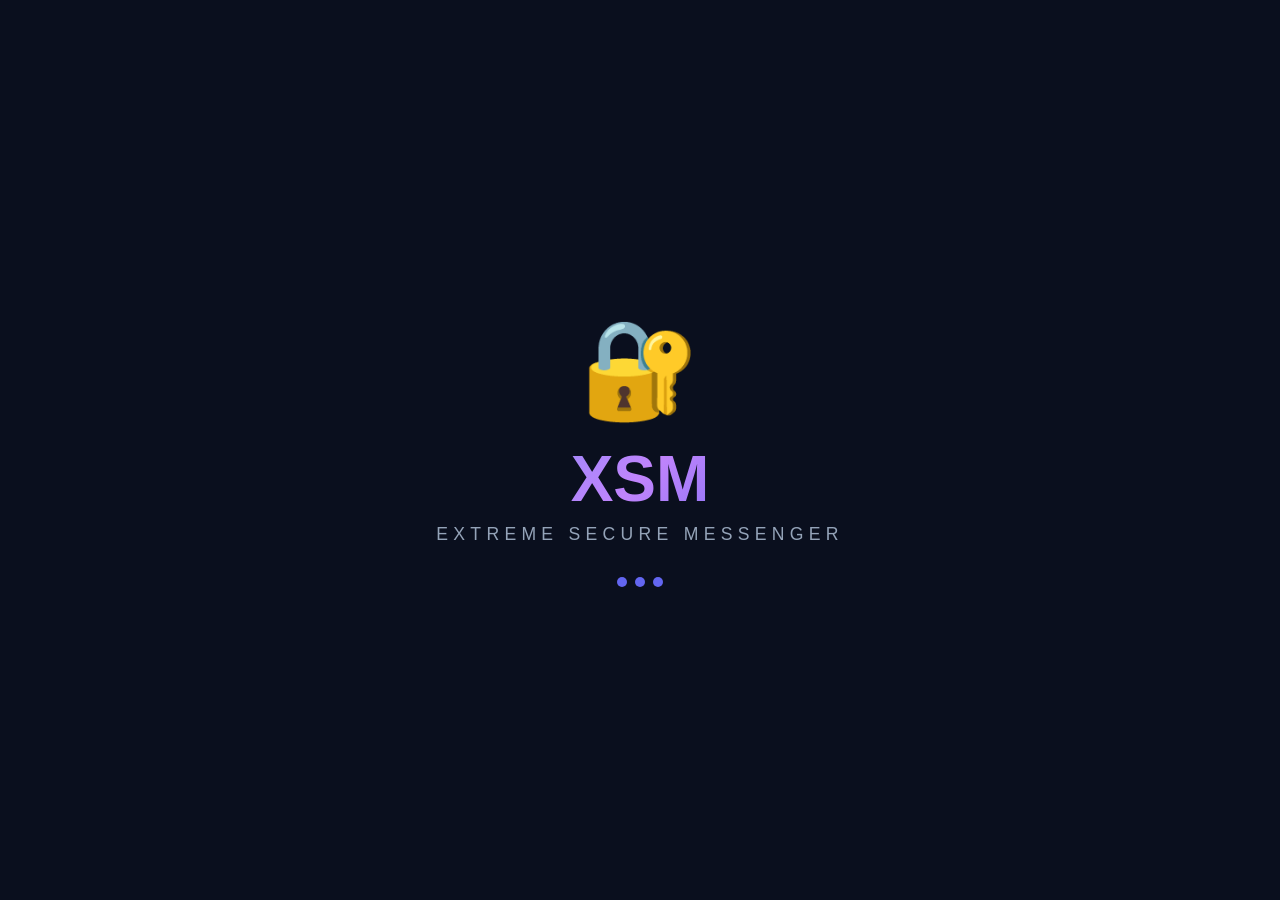
<file: web/index.html>
<!DOCTYPE html>
<html lang="ru">
<head>
    <meta charset="UTF-8">
    <meta name="viewport" content="width=device-width, initial-scale=1.0">
    <title>XSM — Защищённый мессенджер</title>
    <link rel="icon" href="data:image/svg+xml,<svg xmlns=%22http://www.w3.org/2000/svg%22 viewBox=%220 0 100 100%22><text y=%22.9em%22 font-size=%2290%22>🔐</text></svg>">
    <style>
        * { margin: 0; padding: 0; box-sizing: border-box; }
        body {
            font-family: 'Inter', -apple-system, BlinkMacSystemFont, 'Segoe UI', Roboto, sans-serif;
            background: #0a0f1e;
            display: flex;
            align-items: center;
            justify-content: center;
            height: 100vh;
            overflow: hidden;
        }
        .splash {
            text-align: center;
            animation: fadeIn 0.8s ease;
        }
        @keyframes fadeIn {
            from { opacity: 0; transform: scale(0.95); }
            to { opacity: 1; transform: scale(1); }
        }
        @keyframes float {
            0%, 100% { transform: translateY(0); }
            50% { transform: translateY(-20px); }
        }
        .splash-icon {
            font-size: 6rem;
            display: block;
            animation: float 3s ease-in-out infinite;
        }
        .splash-title {
            font-size: 4rem;
            font-weight: 900;
            background: linear-gradient(135deg, #818cf8, #c084fc, #6366f1);
            -webkit-background-clip: text;
            -webkit-text-fill-color: transparent;
            background-clip: text;
            margin: 1rem 0 0.5rem;
        }
        .splash-subtitle {
            color: #94a3b8;
            font-size: 1.1rem;
            letter-spacing: 0.3em;
            text-transform: uppercase;
        }
        .loader-dots {
            display: flex;
            gap: 0.5rem;
            justify-content: center;
            margin-top: 2rem;
        }
        .loader-dots span {
            width: 10px;
            height: 10px;
            background: #6366f1;
            border-radius: 50%;
            animation: bounce 1.4s ease-in-out infinite;
        }
        .loader-dots span:nth-child(2) { animation-delay: 0.2s; }
        .loader-dots span:nth-child(3) { animation-delay: 0.4s; }
        @keyframes bounce {
            0%, 80%, 100% { transform: scale(0); opacity: 0.3; }
            40% { transform: scale(1); opacity: 1; }
        }
    </style>
</head>
<body>
    <div class="splash">
        <span class="splash-icon">🔐</span>
        <h1 class="splash-title">XSM</h1>
        <p class="splash-subtitle">eXtreme Secure Messenger</p>
        <div class="loader-dots">
            <span></span><span></span><span></span>
        </div>
    </div>

    <script>
        const token = localStorage.getItem('xsm_token');
        setTimeout(() => {
            window.location.href = token ? '/web/messenger.html' : '/web/auth.html';
        }, 2000);
    </script>
</body>
</html>
</file>
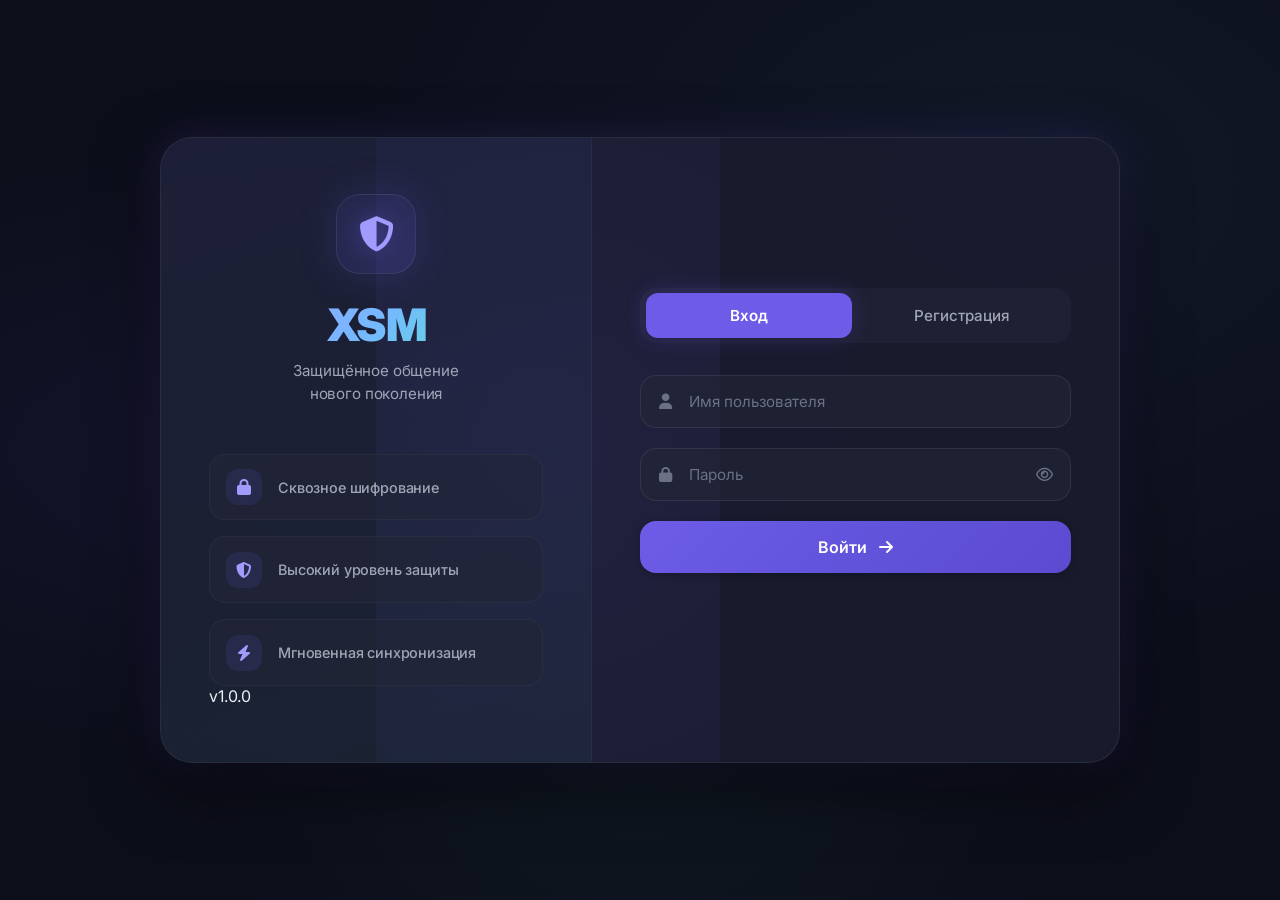
<file: web/auth.html>
<!DOCTYPE html>
<html lang="ru">
<head>
    <meta charset="UTF-8">
    <meta name="viewport" content="width=device-width, initial-scale=1.0">
    <title>XSM — Вход</title>
    <link rel="stylesheet" href="/web/css/style.css">
    <link rel="stylesheet" href="https://cdnjs.cloudflare.com/ajax/libs/font-awesome/6.5.1/css/all.min.css">
</head>
<body class="auth-body">
    <div class="auth-container">
        <!-- Анимированный фон -->
        <div class="auth-bg">
            <div class="bg-orb orb-1"></div>
            <div class="bg-orb orb-2"></div>
            <div class="bg-orb orb-3"></div>
        </div>

        <!-- Карточка -->
        <div class="auth-card">
            <!-- Левая панель -->
            <div class="auth-left">
                <div class="auth-brand">
    <div class="auth-icon-wrapper">
        <i class="fa-solid fa-shield-halved"></i>
    </div>
    <h1 class="auth-logo-text">XSM</h1>
    <p>Защищённое общение<br>нового поколения</p>
</div>
                <div class="auth-features">
    <div class="auth-feature">
        <i class="fa-solid fa-lock"></i>
        <span>Сквозное шифрование</span>
    </div>
    <div class="auth-feature">
        <i class="fa-solid fa-shield-halved"></i>
        <span>Высокий уровень защиты</span>
    </div>
    <div class="auth-feature">
        <i class="fa-solid fa-bolt"></i>
        <span>Мгновенная синхронизация</span>
    </div>
</div>
                <div class="auth-version">v1.0.0</div>
            </div>

            <!-- Правая панель -->
            <div class="auth-right">
                <div class="auth-tabs">
                    <button class="auth-tab active" data-tab="login">Вход</button>
                    <button class="auth-tab" data-tab="register">Регистрация</button>
                </div>

                <!-- Форма входа -->
                <form id="login-form" class="auth-form active">
                    <div class="input-group">
                        <i class="fa-solid fa-user input-icon"></i>
                        <input type="text" id="login-username" placeholder="Имя пользователя" required>
                    </div>
                    <div class="input-group">
                        <i class="fa-solid fa-lock input-icon"></i>
                        <input type="password" id="login-password" placeholder="Пароль" required>
                        <button type="button" class="toggle-pass" tabindex="-1">
                            <i class="fa-regular fa-eye"></i>
                        </button>
                    </div>
                    <button type="submit" class="btn-submit">
                        <span>Войти</span>
                        <i class="fa-solid fa-arrow-right"></i>
                    </button>
                    <div class="form-error" id="login-error"></div>
                </form>

                <!-- Форма регистрации -->
                <form id="register-form" class="auth-form">
                    <div class="input-group">
                        <i class="fa-solid fa-user input-icon"></i>
                        <input type="text" id="reg-username" placeholder="Имя пользователя" required>
                    </div>
                    <div class="input-group">
                        <i class="fa-solid fa-envelope input-icon"></i>
                        <input type="email" id="reg-email" placeholder="Email" required>
                    </div>
                    <div class="input-group">
                        <i class="fa-solid fa-lock input-icon"></i>
                        <input type="password" id="reg-password" placeholder="Пароль" required>
                        <button type="button" class="toggle-pass" tabindex="-1">
                            <i class="fa-regular fa-eye"></i>
                        </button>
                    </div>
                    <div class="password-strength">
                        <div class="strength-bar"><span></span></div>
                        <small>Надёжность пароля</small>
                    </div>
                    <button type="submit" class="btn-submit">
                        <span>Создать аккаунт</span>
                        <i class="fa-solid fa-user-plus"></i>
                    </button>
                    <div class="form-error" id="register-error"></div>
                </form>
            </div>
        </div>
    </div>

    <script src="/web/js/auth.js"></script>
</body>
</html>
</file>
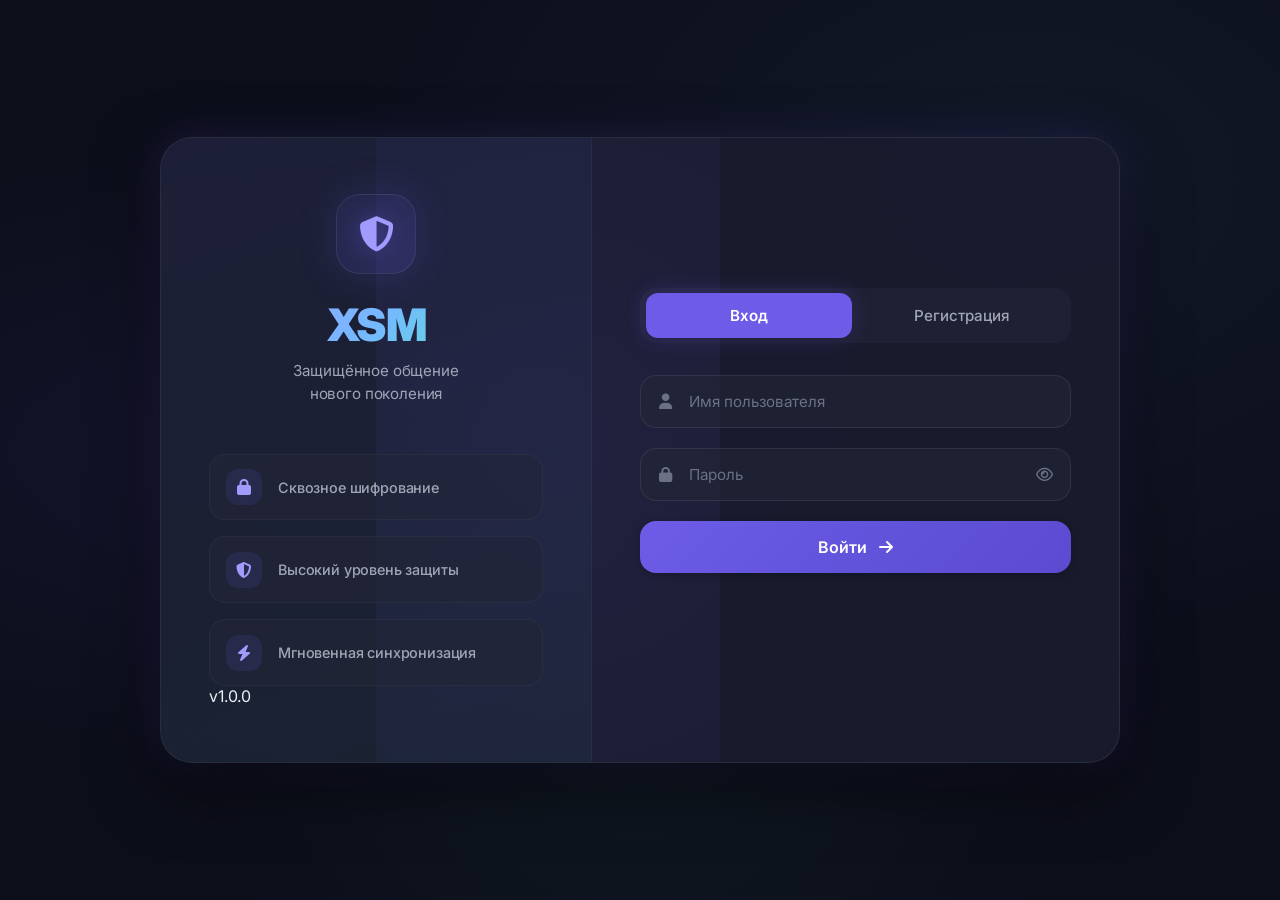
<file: web/messenger.html>
<!DOCTYPE html>
<html lang="ru">
<head>
    <meta charset="UTF-8">
    <meta name="viewport" content="width=device-width, initial-scale=1.0">
    <title>XSM — Мессенджер</title>
    <link rel="stylesheet" href="/web/css/style.css">
    <link rel="stylesheet" href="https://cdnjs.cloudflare.com/ajax/libs/font-awesome/6.5.1/css/all.min.css">
</head>
<body class="messenger-body">
    <div class="app-layout">
        <!-- Левая навигация -->
        <nav class="nav-sidebar">
            <div class="nav-brand" onclick="window.location.href='/web/messenger.html'">
                <i class="fa-solid fa-shield-halved"></i>
            </div>
            <div class="nav-menu">
                <button class="nav-btn active" id="nav-chats" title="Чаты">
                    <i class="fa-solid fa-comments"></i>
                </button>
                <button class="nav-btn" id="nav-contacts" title="Контакты">
                    <i class="fa-solid fa-address-book"></i>
                </button>
                <button class="nav-btn" id="nav-settings" title="Настройки">
                    <i class="fa-solid fa-gear"></i>
                </button>
            </div>
            <div class="nav-footer">
                <div class="user-avatar-mini" id="nav-avatar">U</div>
            </div>
        </nav>

        <!-- Боковая панель -->
        <aside class="sidebar-panel" id="sidebar-panel">
            <div class="panel-header">
                <h2 id="panel-title">Чаты</h2>
                <button class="btn-icon" id="new-chat-btn" title="Новый чат">
                    <i class="fa-solid fa-pen-to-square"></i>
                </button>
            </div>

            <div class="search-box">
                <i class="fa-solid fa-magnifying-glass search-icon"></i>
                <input type="text" id="search-input" placeholder="Поиск...">
            </div>

            <!-- Список чатов -->
            <div class="chats-list" id="chats-list"></div>

            <!-- Список контактов (скрыт) -->
            <div class="contacts-list" id="contacts-list" style="display:none;"></div>

            <!-- Настройки (скрыты) -->
            <div class="settings-content" id="settings-content" style="display:none;">
                <div class="settings-section">
                    <h3>Профиль</h3>
                    <div style="text-align:center;margin:1rem 0;">
                        <img id="settings-avatar-preview" src="" style="width:80px;height:80px;border-radius:50%;object-fit:cover;background:var(--bg-tertiary);" alt="Аватар">
                        <label class="btn btn-secondary" style="margin-top:0.5rem; cursor:pointer;">
                            <i class="fa-solid fa-camera"></i> Загрузить
                            <input type="file" id="avatar-upload-input" accept="image/*" hidden>
                        </label>
                    </div>
                    <div class="settings-row">
                        <span>Имя</span>
                        <input type="text" id="edit-username" class="settings-input" value="">
                    </div>
                    <div class="settings-row">
                        <span>Email</span>
                        <input type="email" id="edit-email" class="settings-input" value="">
                    </div>
                    <div class="settings-row">
                        <span>Статус</span>
                        <input type="text" id="settings-status-text" class="settings-input" placeholder="Не указан">
                    </div>
                    <div class="settings-row">
                        <span>О себе</span>
                        <textarea id="settings-bio" class="settings-input" rows="2" placeholder="Не указано"></textarea>
                    </div>
                    <button id="save-profile-btn" class="btn btn-primary" style="width:100%;margin-top:1rem;">
                        <i class="fa-solid fa-floppy-disk"></i> Сохранить
                    </button>
                </div>

                <!-- Скрытые поля для отображения (используются JS) -->
                <div class="settings-section" style="display:none;">
                    <div class="settings-row"><span id="settings-username-display"></span></div>
                    <div class="settings-row"><span id="settings-email-display"></span></div>
                </div>

                <button class="btn-logout" id="logout-btn">
                    <i class="fa-solid fa-right-from-bracket"></i> Выйти
                </button>
            </div>
        </aside>

        <!-- Основная область -->
        <main class="main-area">
            <!-- Пустое состояние -->
            <div class="empty-state" id="empty-state">
                <div class="empty-icon-wrapper">
                    <i class="fa-solid fa-comments"></i>
                </div>
                <h2>Добро пожаловать в XSM</h2>
                <p>Выберите чат или создайте новый, чтобы начать защищённое общение</p>
            </div>

            <!-- Просмотр чата -->
            <div class="chat-view" id="chat-view" style="display:none;">
                <header class="chat-topbar">
                    <div class="chat-partner">
                        <div class="partner-avatar" id="partner-avatar">Ч</div>
                        <div class="partner-info">
                            <h3 id="partner-name">Чат</h3>
                            <span class="partner-status online" id="partner-status">
                                <i class="fa-solid fa-circle"></i> В сети
                            </span>
                        </div>
                    </div>
                    <div class="topbar-actions">
                        <button class="btn-icon" title="Поиск"><i class="fa-solid fa-magnifying-glass"></i></button>
                        <button class="btn-icon" title="Звонок"><i class="fa-solid fa-phone"></i></button>
                        <button class="btn-icon" title="Видео"><i class="fa-solid fa-video"></i></button>
                    </div>
                </header>

                <!-- Сообщения -->
                <div class="messages-container" id="messages-container">
                    <div class="messages-list" id="messages-list"></div>
                </div>

                <!-- Кнопка "Прокрутить вниз" -->
                <button class="scroll-bottom-btn" id="scroll-bottom-btn" title="Прокрутить вниз">
                    <i class="fa-solid fa-chevron-down"></i>
                </button>

                <!-- Композер -->
                <div class="composer">
                    <button class="btn-icon emoji-btn" id="emoji-btn">
                        <i class="fa-regular fa-face-smile"></i>
                    </button>
                    <div class="input-wrapper">
                        <textarea id="message-input" placeholder="Напишите сообщение..." rows="1"></textarea>
                        <button class="send-btn" id="send-btn">
                            <i class="fa-solid fa-paper-plane"></i>
                        </button>
                    </div>
                </div>
            </div>
        </main>
    </div>

    <!-- Модальное окно: Новый чат -->
    <div class="modal-overlay" id="new-chat-modal">
        <div class="modal-card">
            <div class="modal-header">
                <h3>Новый чат</h3>
                <button class="btn-icon modal-close-btn">
                    <i class="fa-solid fa-xmark"></i>
                </button>
            </div>
            <div class="modal-body">
                <div class="input-group">
                    <i class="fa-solid fa-magnifying-glass input-icon"></i>
                    <input type="text" id="new-chat-input" placeholder="Поиск пользователей..." autocomplete="off">
                </div>
                <div id="search-results" class="search-results" style="display:none;"></div>
            </div>
            <div class="modal-footer">
                <button class="btn-cancel modal-close-btn">Отмена</button>
                <button class="btn-create" id="create-chat-btn" disabled>
                    <i class="fa-solid fa-plus"></i> Создать
                </button>
            </div>
        </div>
    </div>

    <!-- Панель эмодзи -->
    <div class="emoji-picker" id="emoji-picker" style="display:none;">
        <div class="emoji-grid">
            <span>😀</span><span>😂</span><span>😍</span><span>🤔</span><span>😎</span>
            <span>👍</span><span>❤️</span><span>🔥</span><span>🎉</span><span>😢</span>
            <span>😡</span><span>🥳</span><span>🤗</span><span>🙏</span><span>💪</span>
            <span>👋</span><span>✅</span><span>⭐</span><span>💯</span><span>🚀</span>
        </div>
    </div>

    <script src="/web/js/messenger.js"></script>
</body>
</html>
</file>
<file: web/css/style.css>
/* ==========================================
   XSM — PREMIUM MESSENGER DESIGN SYSTEM
   Glassmorphism + Island Design
   ========================================== */

@import url('https://fonts.googleapis.com/css2?family=Inter:wght@300;400;500;600;700;800;900&display=swap');

:root {
    /* Основная палитра — мягкие тёплые тона */
    --primary: #6C5CE7;
    --primary-light: #A29BFE;
    --primary-dark: #5A4BD1;
    --primary-soft: rgba(108, 92, 231, 0.12);
    --primary-glow: rgba(108, 92, 231, 0.3);
    
    /* Акценты */
    --accent-blue: #74B9FF;
    --accent-green: #55EFC4;
    --accent-pink: #FD79A8;
    --accent-orange: #FAB1A0;
    --accent-yellow: #FFEAA7;
    
    /* Статусы */
    --success: #00D2A0;
    --danger: #FF7675;
    --warning: #FDCB6E;
    --info: #74B9FF;
    
    /* Фоны */
    --bg-base: #0C0E1A;
    --bg-primary: #131627;
    --bg-secondary: #1A1D2E;
    --bg-tertiary: #242738;
    --bg-elevated: #2A2D3E;
    --bg-glass: rgba(26, 29, 46, 0.75);
    --bg-glass-strong: rgba(26, 29, 46, 0.92);
    --bg-island: rgba(36, 39, 56, 0.6);
    
    /* Текст */
    --text-primary: #EDF0F5;
    --text-secondary: #A0A5B5;
    --text-muted: #6B7085;
    --text-white: #FFFFFF;
    
    /* Границы */
    --border-subtle: rgba(255, 255, 255, 0.04);
    --border-light: rgba(255, 255, 255, 0.08);
    --border-medium: rgba(255, 255, 255, 0.12);
    --border-strong: rgba(255, 255, 255, 0.16);
    
    /* Тени */
    --shadow-xs: 0 1px 2px rgba(0, 0, 0, 0.2);
    --shadow-sm: 0 2px 8px rgba(0, 0, 0, 0.25);
    --shadow-md: 0 8px 24px rgba(0, 0, 0, 0.35);
    --shadow-lg: 0 16px 48px rgba(0, 0, 0, 0.45);
    --shadow-xl: 0 24px 64px rgba(0, 0, 0, 0.55);
    --shadow-glow: 0 0 40px rgba(108, 92, 231, 0.2);
    --shadow-island: 0 4px 16px rgba(0, 0, 0, 0.2), 0 0 0 1px rgba(255, 255, 255, 0.05);
    
    /* Скругления */
    --radius-xs: 8px;
    --radius-sm: 12px;
    --radius-md: 16px;
    --radius-lg: 20px;
    --radius-xl: 24px;
    --radius-2xl: 32px;
    --radius-full: 9999px;
    
    /* Анимации */
    --ease-out: cubic-bezier(0.16, 1, 0.3, 1);
    --ease-in-out: cubic-bezier(0.65, 0, 0.35, 1);
    --spring: cubic-bezier(0.34, 1.56, 0.64, 1);
    --transition-fast: 0.15s var(--ease-out);
    --transition: 0.25s var(--ease-out);
    --transition-slow: 0.4s var(--ease-out);
    
    /* Размеры */
    --nav-width: 72px;
    --sidebar-width: 360px;
}

/* ===== РЕСЕТ ===== */
*, *::before, *::after { margin: 0; padding: 0; box-sizing: border-box; }

html { height: 100%; }

body {
    font-family: 'Inter', -apple-system, BlinkMacSystemFont, 'Segoe UI', Roboto, sans-serif;
    background: var(--bg-base);
    color: var(--text-primary);
    height: 100vh;
    overflow: hidden;
    -webkit-font-smoothing: antialiased;
    -moz-osx-font-smoothing: grayscale;
    letter-spacing: -0.01em;
}

/* ===== СКРОЛЛБАР ===== */
::-webkit-scrollbar { width: 4px; }
::-webkit-scrollbar-track { background: transparent; }
::-webkit-scrollbar-thumb { background: var(--border-medium); border-radius: 4px; }
::-webkit-scrollbar-thumb:hover { background: var(--border-strong); }

/* ==========================================
   АВТОРИЗАЦИЯ
   ========================================== */
.auth-body {
    display: flex;
    align-items: center;
    justify-content: center;
    background: var(--bg-base);
    background-image: 
        radial-gradient(ellipse at 20% 50%, rgba(108, 92, 231, 0.08) 0%, transparent 50%),
        radial-gradient(ellipse at 80% 20%, rgba(116, 185, 255, 0.06) 0%, transparent 50%),
        radial-gradient(ellipse at 50% 80%, rgba(85, 239, 196, 0.04) 0%, transparent 50%);
}

.auth-container {
    width: 100%;
    height: 100vh;
    display: flex;
    align-items: center;
    justify-content: center;
    padding: 1.5rem;
}

/* Карточка авторизации */
.auth-card {
    display: flex;
    width: 960px;
    max-width: 100%;
    min-height: 600px;
    background: var(--bg-glass-strong);
    backdrop-filter: blur(40px);
    -webkit-backdrop-filter: blur(40px);
    border: 1px solid var(--border-light);
    border-radius: var(--radius-2xl);
    box-shadow: var(--shadow-xl), var(--shadow-glow);
    overflow: hidden;
    animation: cardAppear 0.8s var(--spring);
}

@keyframes cardAppear {
    from { opacity: 0; transform: translateY(40px) scale(0.95); }
    to { opacity: 1; transform: translateY(0) scale(1); }
}

/* Левая панель */
.auth-left {
    width: 45%;
    padding: 3.5rem 3rem;
    display: flex;
    flex-direction: column;
    justify-content: center;
    position: relative;
    background: linear-gradient(160deg, rgba(108, 92, 231, 0.06) 0%, rgba(116, 185, 255, 0.03) 50%, rgba(85, 239, 196, 0.04) 100%);
    border-right: 1px solid var(--border-subtle);
}

.auth-left::after {
    content: '';
    position: absolute;
    top: -50%;
    right: -30%;
    width: 80%;
    height: 200%;
    background: radial-gradient(circle, rgba(108, 92, 231, 0.1), transparent);
    pointer-events: none;
}

.auth-brand {
    text-align: center;
    margin-bottom: 3rem;
    position: relative;
    z-index: 1;
}

.auth-icon-wrapper {
    width: 80px;
    height: 80px;
    margin: 0 auto 1.5rem;
    background: linear-gradient(135deg, var(--primary-soft), rgba(108, 92, 231, 0.2));
    border: 1px solid var(--border-light);
    border-radius: var(--radius-xl);
    display: flex;
    align-items: center;
    justify-content: center;
    box-shadow: var(--shadow-glow);
}

.auth-icon-wrapper i {
    font-size: 2.2rem;
    color: var(--primary-light);
    filter: drop-shadow(0 0 12px rgba(108, 92, 231, 0.5));
}

.auth-logo-text {
    font-size: 2.8rem;
    font-weight: 900;
    letter-spacing: -0.03em;
    background: linear-gradient(135deg, #A29BFE 0%, #74B9FF 50%, #55EFC4 100%);
    -webkit-background-clip: text;
    -webkit-text-fill-color: transparent;
    background-clip: text;
    margin-bottom: 0.5rem;
}

.auth-brand p {
    color: var(--text-secondary);
    font-size: 0.95rem;
    line-height: 1.5;
    font-weight: 400;
}

.auth-features {
    display: flex;
    flex-direction: column;
    gap: 1rem;
    position: relative;
    z-index: 1;
}

.auth-feature {
    display: flex;
    align-items: center;
    gap: 1rem;
    padding: 0.9rem 1rem;
    background: var(--bg-island);
    border: 1px solid var(--border-subtle);
    border-radius: var(--radius-md);
    transition: var(--transition);
}

.auth-feature:hover {
    background: var(--bg-elevated);
    border-color: var(--border-light);
    transform: translateX(4px);
}

.auth-feature i {
    width: 36px;
    height: 36px;
    display: flex;
    align-items: center;
    justify-content: center;
    background: var(--primary-soft);
    border-radius: var(--radius-sm);
    color: var(--primary-light);
    font-size: 1rem;
}

.auth-feature span {
    font-size: 0.9rem;
    color: var(--text-secondary);
    font-weight: 500;
}

/* Правая панель */
.auth-right {
    width: 55%;
    padding: 3.5rem 3rem;
    display: flex;
    flex-direction: column;
    justify-content: center;
}

.auth-tabs {
    display: flex;
    gap: 0.5rem;
    background: var(--bg-island);
    border-radius: var(--radius-md);
    padding: 0.35rem;
    margin-bottom: 2rem;
}

.auth-tab {
    flex: 1;
    padding: 0.8rem 1.5rem;
    background: transparent;
    border: none;
    border-radius: var(--radius-sm);
    color: var(--text-secondary);
    font-family: inherit;
    font-size: 0.95rem;
    font-weight: 500;
    cursor: pointer;
    transition: var(--transition);
    position: relative;
}

.auth-tab.active {
    background: var(--primary);
    color: white;
    box-shadow: var(--shadow-sm), 0 0 20px rgba(108, 92, 231, 0.3);
    font-weight: 600;
}

.auth-tab:hover:not(.active) {
    color: var(--text-primary);
    background: var(--bg-elevated);
}

/* Формы */
.auth-form {
    display: none;
    flex-direction: column;
    gap: 1.25rem;
}

.auth-form.active {
    display: flex;
    animation: formSlideIn 0.4s var(--spring);
}

@keyframes formSlideIn {
    from { opacity: 0; transform: translateX(20px) scale(0.98); }
    to { opacity: 1; transform: translateX(0) scale(1); }
}

/* Поля ввода */
.input-group {
    position: relative;
}

.input-icon {
    position: absolute;
    left: 1.2rem;
    top: 50%;
    transform: translateY(-50%);
    color: var(--text-muted);
    font-size: 0.95rem;
    z-index: 1;
    pointer-events: none;
    transition: var(--transition);
}

.input-group input {
    width: 100%;
    padding: 1rem 1.2rem 1rem 3rem;
    background: var(--bg-island);
    border: 1px solid var(--border-light);
    border-radius: var(--radius-md);
    color: var(--text-primary);
    font-family: inherit;
    font-size: 0.95rem;
    outline: none;
    transition: var(--transition);
}

.input-group input:focus {
    border-color: var(--primary);
    background: var(--bg-elevated);
    box-shadow: 0 0 0 4px var(--primary-soft), 0 0 20px rgba(108, 92, 231, 0.1);
}

.input-group input:focus + .input-icon,
.input-group input:focus ~ .input-icon {
    color: var(--primary-light);
}

.input-group input::placeholder {
    color: var(--text-muted);
}

.toggle-pass {
    position: absolute;
    right: 0.75rem;
    top: 50%;
    transform: translateY(-50%);
    background: none;
    border: none;
    color: var(--text-muted);
    cursor: pointer;
    padding: 0.4rem;
    font-size: 0.95rem;
    border-radius: var(--radius-xs);
    transition: var(--transition);
}

.toggle-pass:hover {
    color: var(--text-primary);
    background: var(--bg-elevated);
}

/* Кнопка отправки */
.btn-submit {
    display: flex;
    align-items: center;
    justify-content: center;
    gap: 0.75rem;
    width: 100%;
    padding: 1rem;
    background: linear-gradient(135deg, var(--primary), var(--primary-dark));
    color: white;
    border: none;
    border-radius: var(--radius-md);
    font-family: inherit;
    font-size: 1rem;
    font-weight: 600;
    cursor: pointer;
    transition: var(--transition);
    position: relative;
    overflow: hidden;
    box-shadow: var(--shadow-sm);
}

.btn-submit::before {
    content: '';
    position: absolute;
    inset: 0;
    background: linear-gradient(135deg, transparent, rgba(255, 255, 255, 0.1), transparent);
    transform: translateX(-100%);
    transition: transform 0.6s;
}

.btn-submit:hover {
    transform: translateY(-2px);
    box-shadow: var(--shadow-md), var(--shadow-glow);
}

.btn-submit:hover::before {
    transform: translateX(100%);
}

.btn-submit:active {
    transform: translateY(0);
}

/* Индикатор пароля */
.password-strength {
    margin-top: -0.25rem;
}

.strength-bar {
    height: 4px;
    background: var(--bg-elevated);
    border-radius: 2px;
    overflow: hidden;
    margin-bottom: 0.35rem;
}

.strength-bar span {
    display: block;
    height: 100%;
    width: 0;
    transition: width 0.4s var(--ease-out), background 0.4s var(--ease-out);
    border-radius: 2px;
}

.password-strength small {
    color: var(--text-muted);
    font-size: 0.75rem;
    font-weight: 500;
}

.form-error {
    color: var(--danger);
    font-size: 0.85rem;
    text-align: center;
    min-height: 1.2rem;
    font-weight: 500;
}

/* ==========================================
   МЕССЕНДЖЕР
   ========================================== */
.messenger-body {
    height: 100vh;
    background: var(--bg-base);
}

.app-layout {
    display: flex;
    height: 100vh;
    gap: 0;
}

/* ===== НАВИГАЦИОННАЯ ПАНЕЛЬ ===== */
.nav-sidebar {
    width: var(--nav-width);
    min-width: var(--nav-width);
    background: var(--bg-glass);
    backdrop-filter: blur(30px);
    -webkit-backdrop-filter: blur(30px);
    border-right: 1px solid var(--border-subtle);
    display: flex;
    flex-direction: column;
    align-items: center;
    justify-content: space-between;
    padding: 1.25rem 0;
    z-index: 20;
}

.nav-brand {
    width: 44px;
    height: 44px;
    display: flex;
    align-items: center;
    justify-content: center;
    background: linear-gradient(135deg, var(--primary-soft), rgba(108, 92, 231, 0.2));
    border: 1px solid var(--border-light);
    border-radius: var(--radius-md);
    cursor: pointer;
    transition: var(--transition);
    position: relative;
}

.nav-brand i {
    font-size: 1.3rem;
    color: var(--primary-light);
    transition: var(--transition);
}

.nav-brand:hover {
    transform: scale(1.08);
    box-shadow: var(--shadow-glow);
    border-color: var(--primary);
}

.nav-brand:hover i {
    filter: drop-shadow(0 0 10px rgba(108, 92, 231, 0.6));
}

.nav-menu {
    display: flex;
    flex-direction: column;
    gap: 0.35rem;
    flex: 1;
    justify-content: center;
}

.nav-btn {
    width: 46px;
    height: 46px;
    display: flex;
    align-items: center;
    justify-content: center;
    background: transparent;
    border: none;
    border-radius: var(--radius-md);
    color: var(--text-muted);
    cursor: pointer;
    transition: var(--transition);
    font-size: 1.2rem;
    position: relative;
}

.nav-btn:hover {
    color: var(--text-primary);
    background: var(--bg-island);
}

.nav-btn.active {
    color: var(--primary-light);
    background: var(--primary-soft);
    box-shadow: 0 0 20px rgba(108, 92, 231, 0.15);
}

.nav-btn.active::after {
    content: '';
    position: absolute;
    left: -14px;
    top: 50%;
    transform: translateY(-50%);
    width: 4px;
    height: 24px;
    background: var(--primary);
    border-radius: 4px;
    box-shadow: 0 0 12px rgba(108, 92, 231, 0.5);
}

.nav-footer {
    padding-top: 0.5rem;
}

.user-avatar-mini {
    width: 42px;
    height: 42px;
    border-radius: var(--radius-full);
    background: linear-gradient(135deg, var(--primary), var(--accent-blue));
    display: flex;
    align-items: center;
    justify-content: center;
    font-weight: 700;
    font-size: 0.9rem;
    cursor: pointer;
    transition: var(--transition);
    border: 2px solid var(--border-light);
    box-shadow: var(--shadow-sm);
}

.user-avatar-mini:hover {
    transform: scale(1.1);
    box-shadow: var(--shadow-glow);
    border-color: var(--primary-light);
}

/* ===== БОКОВАЯ ПАНЕЛЬ ===== */
.sidebar-panel {
    width: var(--sidebar-width);
    min-width: var(--sidebar-width);
    background: var(--bg-glass);
    backdrop-filter: blur(30px);
    -webkit-backdrop-filter: blur(30px);
    border-right: 1px solid var(--border-subtle);
    display: flex;
    flex-direction: column;
}

.panel-header {
    padding: 1.5rem 1.75rem;
    display: flex;
    align-items: center;
    justify-content: space-between;
}

.panel-header h2 {
    font-size: 1.5rem;
    font-weight: 700;
    letter-spacing: -0.02em;
    background: linear-gradient(135deg, var(--text-primary), var(--text-secondary));
    -webkit-background-clip: text;
    -webkit-text-fill-color: transparent;
    background-clip: text;
}

.btn-icon {
    width: 40px;
    height: 40px;
    display: flex;
    align-items: center;
    justify-content: center;
    background: var(--bg-island);
    border: 1px solid var(--border-subtle);
    border-radius: var(--radius-sm);
    color: var(--text-secondary);
    cursor: pointer;
    transition: var(--transition);
    font-size: 0.95rem;
}

.btn-icon:hover {
    background: var(--bg-elevated);
    color: var(--text-primary);
    border-color: var(--border-light);
    transform: scale(1.05);
    box-shadow: var(--shadow-sm);
}

/* Поиск */
.search-box {
    padding: 0 1.75rem 1.25rem;
    position: relative;
}

.search-icon {
    position: absolute;
    left: 2.5rem;
    top: 50%;
    transform: translateY(-50%);
    color: var(--text-muted);
    font-size: 0.9rem;
    pointer-events: none;
}

.search-box input {
    width: 100%;
    padding: 0.75rem 1rem 0.75rem 2.75rem;
    background: var(--bg-island);
    border: 1px solid var(--border-subtle);
    border-radius: var(--radius-xl);
    color: var(--text-primary);
    font-family: inherit;
    font-size: 0.9rem;
    outline: none;
    transition: var(--transition);
}

.search-box input:focus {
    border-color: var(--primary);
    background: var(--bg-elevated);
    box-shadow: 0 0 0 4px var(--primary-soft);
}

.search-box input::placeholder {
    color: var(--text-muted);
}

/* Список чатов */
.chats-list,
.contacts-list,
.settings-content {
    flex: 1;
    overflow-y: auto;
    padding: 0 1rem;
}

/* Чат */
.chat-item {
    display: flex;
    align-items: center;
    gap: 0.85rem;
    padding: 0.75rem 1rem;
    margin-bottom: 0.25rem;
    cursor: pointer;
    border-radius: var(--radius-lg);
    transition: var(--transition);
    position: relative;
}

.chat-item:hover {
    background: var(--bg-island);
    transform: translateX(2px);
}

.chat-item.active {
    background: var(--primary-soft);
    border: 1px solid var(--border-light);
    box-shadow: var(--shadow-island);
}

.chat-item.active::before {
    content: '';
    position: absolute;
    left: 0;
    top: 50%;
    transform: translateY(-50%);
    width: 3px;
    height: 60%;
    background: var(--primary);
    border-radius: 3px;
}

.chat-avatar {
    width: 50px;
    height: 50px;
    min-width: 50px;
    border-radius: var(--radius-full);
    background: linear-gradient(135deg, var(--primary), var(--accent-blue));
    display: flex;
    align-items: center;
    justify-content: center;
    font-weight: 700;
    font-size: 1.05rem;
    position: relative;
    box-shadow: var(--shadow-sm);
}

.chat-avatar::after {
    content: '';
    position: absolute;
    bottom: 2px;
    right: 2px;
    width: 12px;
    height: 12px;
    background: var(--success);
    border: 2px solid var(--bg-glass);
    border-radius: 50%;
}

.chat-info {
    flex: 1;
    min-width: 0;
}

.chat-name {
    font-weight: 600;
    font-size: 0.95rem;
    white-space: nowrap;
    overflow: hidden;
    text-overflow: ellipsis;
    margin-bottom: 0.2rem;
}

.chat-preview {
    color: var(--text-muted);
    font-size: 0.8rem;
    white-space: nowrap;
    overflow: hidden;
    text-overflow: ellipsis;
    font-weight: 400;
}

.chat-meta {
    display: flex;
    flex-direction: column;
    align-items: flex-end;
    gap: 0.35rem;
    flex-shrink: 0;
}

.chat-time {
    font-size: 0.7rem;
    color: var(--text-muted);
    font-weight: 500;
}

.unread-badge {
    background: var(--primary);
    color: white;
    font-size: 0.65rem;
    font-weight: 700;
    min-width: 20px;
    height: 20px;
    border-radius: var(--radius-full);
    display: flex;
    align-items: center;
    justify-content: center;
    padding: 0 5px;
    box-shadow: 0 2px 8px rgba(108, 92, 231, 0.4);
}

/* Настройки */
.settings-content {
    padding: 1.5rem 1.75rem;
}

.settings-section {
    margin-bottom: 2rem;
}

.settings-section h3 {
    font-size: 0.75rem;
    text-transform: uppercase;
    letter-spacing: 0.08em;
    color: var(--text-muted);
    margin-bottom: 1rem;
    font-weight: 600;
}

.settings-row {
    display: flex;
    justify-content: space-between;
    align-items: center;
    padding: 0.85rem 1rem;
    background: var(--bg-island);
    border: 1px solid var(--border-subtle);
    border-radius: var(--radius-sm);
    margin-bottom: 0.5rem;
    font-size: 0.9rem;
    transition: var(--transition);
}

.settings-row:hover {
    background: var(--bg-elevated);
    border-color: var(--border-light);
}

.settings-row span:last-child {
    color: var(--text-secondary);
    font-weight: 500;
}

.btn-logout {
    width: 100%;
    padding: 0.9rem;
    background: rgba(255, 118, 117, 0.08);
    color: var(--danger);
    border: 1px solid rgba(255, 118, 117, 0.2);
    border-radius: var(--radius-md);
    cursor: pointer;
    display: flex;
    align-items: center;
    justify-content: center;
    gap: 0.5rem;
    font-family: inherit;
    font-size: 0.95rem;
    font-weight: 500;
    transition: var(--transition);
    margin-top: 1rem;
}

.btn-logout:hover {
    background: rgba(255, 118, 117, 0.15);
    border-color: rgba(255, 118, 117, 0.4);
    transform: translateY(-1px);
    box-shadow: 0 4px 16px rgba(255, 118, 117, 0.15);
}

/* ===== ОСНОВНАЯ ОБЛАСТЬ ===== */
.main-area {
    flex: 1;
    display: flex;
    flex-direction: column;
    background: var(--bg-base);
    min-width: 0;
    position: relative;
}

/* Пустое состояние */
.empty-state {
    flex: 1;
    display: flex;
    flex-direction: column;
    align-items: center;
    justify-content: center;
    text-align: center;
    padding: 2rem;
}

.empty-icon-wrapper {
    width: 120px;
    height: 120px;
    border-radius: var(--radius-2xl);
    background: var(--bg-glass);
    border: 1px solid var(--border-light);
    display: flex;
    align-items: center;
    justify-content: center;
    margin-bottom: 2rem;
    box-shadow: var(--shadow-island);
    animation: float 4s ease-in-out infinite;
}

@keyframes float {
    0%, 100% { transform: translateY(0); }
    50% { transform: translateY(-10px); }
}

.empty-icon-wrapper i {
    font-size: 3rem;
    color: var(--primary-light);
    opacity: 0.6;
}

.empty-state h2 {
    font-size: 1.8rem;
    font-weight: 700;
    margin-bottom: 0.75rem;
    letter-spacing: -0.02em;
}

.empty-state p {
    color: var(--text-secondary);
    font-size: 1rem;
    max-width: 400px;
    line-height: 1.6;
}

/* Просмотр чата */
.chat-view {
    position: relative;
    display: flex;
    flex-direction: column;
    height: 100%;          
    overflow: hidden;      
}
/* Шапка чата */
.chat-topbar {
    padding: 1rem 1.75rem;
    background: var(--bg-glass);
    backdrop-filter: blur(30px);
    -webkit-backdrop-filter: blur(30px);
    border-bottom: 1px solid var(--border-subtle);
    display: flex;
    align-items: center;
    justify-content: space-between;
}

.chat-partner {
    display: flex;
    align-items: center;
    gap: 0.85rem;
}

.partner-avatar {
    width: 44px;
    height: 44px;
    border-radius: var(--radius-full);
    background: linear-gradient(135deg, var(--primary), var(--accent-blue));
    display: flex;
    align-items: center;
    justify-content: center;
    font-weight: 700;
    font-size: 0.95rem;
    position: relative;
}

.partner-avatar::after {
    content: '';
    position: absolute;
    bottom: 1px;
    right: 1px;
    width: 10px;
    height: 10px;
    background: var(--success);
    border: 2px solid var(--bg-glass);
    border-radius: 50%;
}

.partner-info h3 {
    font-size: 1.05rem;
    font-weight: 600;
    margin-bottom: 0.1rem;
}

.partner-status {
    font-size: 0.8rem;
    color: var(--text-muted);
    display: flex;
    align-items: center;
    gap: 0.3rem;
    font-weight: 500;
}

.partner-status i {
    font-size: 0.45rem;
    color: var(--success);
}

.topbar-actions {
    display: flex;
    gap: 0.25rem;
}

/* Сообщения */
.messages-container {
    flex: 1;
    overflow-y: auto; 
    padding: 1.5rem 1.75rem;
}

.messages-list {
    display: flex;
    flex-direction: column;
    gap: 0.1rem;
}

.message {
    display: flex;
    flex-direction: column;
    max-width: 70%;
    animation: messageIn 0.35s var(--spring);
}

@keyframes messageIn {
    from { opacity: 0; transform: translateY(12px) scale(0.96); }
    to { opacity: 1; transform: translateY(0) scale(1); }
}

.message.sent {
    align-self: flex-end;
}

.message.received {
    align-self: flex-start;
}

.message-bubble {
    padding: 0.7rem 1rem;
    border-radius: var(--radius-lg);
    font-size: 0.9rem;
    line-height: 1.5;
    word-wrap: break-word;
    font-weight: 400;
}

.message.sent .message-bubble {
    background: linear-gradient(135deg, var(--primary), var(--primary-dark));
    color: white;
    border-bottom-right-radius: var(--radius-xs);
    box-shadow: var(--shadow-sm), 0 4px 16px rgba(108, 92, 231, 0.2);
}

.message.received .message-bubble {
    background: var(--bg-island);
    border: 1px solid var(--border-subtle);
    border-bottom-left-radius: var(--radius-xs);
}

.message-meta {
    display: flex;
    justify-content: flex-end;
    align-items: center;
    gap: 0.3rem;
    font-size: 0.7rem;
    margin-top: 0.2rem;
    padding: 0 0.4rem;
    color: var(--text-muted);
    font-weight: 500;
}

/* Композер */
.composer {
    padding: 1rem 1.75rem;
    background: var(--bg-glass);
    backdrop-filter: blur(30px);
    -webkit-backdrop-filter: blur(30px);
    border-top: 1px solid var(--border-subtle);
    display: flex;
    align-items: flex-end;
    gap: 0.6rem;
}

.emoji-btn {
    flex-shrink: 0;
}

.input-wrapper {
    flex: 1;
    display: flex;
    align-items: flex-end;
    background: var(--bg-island);
    border: 1px solid var(--border-subtle);
    border-radius: var(--radius-xl);
    padding: 0.25rem 0.25rem 0.25rem 1rem;
    transition: var(--transition);
}

.input-wrapper:focus-within {
    border-color: var(--primary);
    background: var(--bg-elevated);
    box-shadow: 0 0 0 4px var(--primary-soft), 0 0 20px rgba(108, 92, 231, 0.1);
}

.input-wrapper textarea {
    flex: 1;
    border: none;
    background: transparent;
    color: var(--text-primary);
    font-family: inherit;
    font-size: 0.9rem;
    resize: none;
    outline: none;
    padding: 0.5rem 0;
    line-height: 1.45;
    max-height: 120px;
}

.input-wrapper textarea::placeholder {
    color: var(--text-muted);
    font-weight: 400;
}

.send-btn {
    width: 40px;
    height: 40px;
    border-radius: var(--radius-full);
    background: linear-gradient(135deg, var(--primary), var(--primary-dark));
    border: none;
    color: white;
    cursor: pointer;
    display: flex;
    align-items: center;
    justify-content: center;
    transition: var(--transition);
    flex-shrink: 0;
    box-shadow: var(--shadow-sm);
}

.send-btn:hover {
    transform: scale(1.08);
    box-shadow: var(--shadow-md), var(--shadow-glow);
}

.send-btn:active {
    transform: scale(0.95);
}

/* ===== МОДАЛЬНОЕ ОКНО ===== */
.modal-overlay {
    display: none;
    position: fixed;
    inset: 0;
    background: rgba(0, 0, 0, 0.6);
    backdrop-filter: blur(8px);
    -webkit-backdrop-filter: blur(8px);
    z-index: 100;
    align-items: center;
    justify-content: center;
}

.modal-overlay.active {
    display: flex;
}

.modal-card {
    background: var(--bg-glass-strong);
    backdrop-filter: blur(40px);
    -webkit-backdrop-filter: blur(40px);
    border: 1px solid var(--border-light);
    border-radius: var(--radius-xl);
    width: 90%;
    max-width: 440px;
    box-shadow: var(--shadow-xl);
    animation: modalIn 0.3s var(--spring);
}

@keyframes modalIn {
    from { opacity: 0; transform: scale(0.92) translateY(10px); }
    to { opacity: 1; transform: scale(1) translateY(0); }
}

.modal-header {
    display: flex;
    align-items: center;
    justify-content: space-between;
    padding: 1.5rem 1.75rem;
    border-bottom: 1px solid var(--border-subtle);
}

.modal-header h3 {
    font-size: 1.2rem;
    font-weight: 700;
    letter-spacing: -0.02em;
}

.modal-body {
    padding: 1.75rem;
}

.modal-body .input-group input {
    padding: 0.9rem 1.2rem 0.9rem 3rem;
}

.modal-footer {
    padding: 1.25rem 1.75rem;
    display: flex;
    justify-content: flex-end;
    gap: 0.75rem;
    border-top: 1px solid var(--border-subtle);
}

.btn-cancel {
    padding: 0.7rem 1.5rem;
    background: var(--bg-island);
    color: var(--text-primary);
    border: 1px solid var(--border-light);
    border-radius: var(--radius-sm);
    cursor: pointer;
    font-family: inherit;
    font-size: 0.9rem;
    font-weight: 500;
    transition: var(--transition);
}

.btn-cancel:hover {
    background: var(--bg-elevated);
    border-color: var(--border-medium);
}

.btn-create {
    padding: 0.7rem 1.5rem;
    background: linear-gradient(135deg, var(--primary), var(--primary-dark));
    color: white;
    border: none;
    border-radius: var(--radius-sm);
    cursor: pointer;
    font-family: inherit;
    font-size: 0.9rem;
    font-weight: 600;
    display: flex;
    align-items: center;
    gap: 0.5rem;
    transition: var(--transition);
    box-shadow: var(--shadow-sm);
}

.btn-create:hover {
    transform: translateY(-1px);
    box-shadow: var(--shadow-md), var(--shadow-glow);
}

/* ===== ПАНЕЛЬ ЭМОДЗИ ===== */
.emoji-picker {
    position: fixed;
    bottom: 100px;
    left: 50%;
    transform: translateX(-50%);
    background: var(--bg-glass-strong);
    backdrop-filter: blur(40px);
    -webkit-backdrop-filter: blur(40px);
    border: 1px solid var(--border-light);
    border-radius: var(--radius-xl);
    padding: 1rem;
    z-index: 200;
    box-shadow: var(--shadow-xl);
}

.emoji-grid {
    display: grid;
    grid-template-columns: repeat(5, 1fr);
    gap: 0.35rem;
}

.emoji-grid span {
    width: 44px;
    height: 44px;
    font-size: 1.5rem;
    cursor: pointer;
    display: flex;
    align-items: center;
    justify-content: center;
    border-radius: var(--radius-sm);
    transition: var(--transition);
}

.emoji-grid span:hover {
    background: var(--bg-island);
    transform: scale(1.25);
}

/* ===== УТИЛИТЫ ===== */
.text-gradient {
    background: linear-gradient(135deg, var(--primary-light), var(--accent-blue));
    -webkit-background-clip: text;
    -webkit-text-fill-color: transparent;
    background-clip: text;
}

.text-success { color: var(--success); }
.text-danger { color: var(--danger); }
.text-muted { color: var(--text-muted); }

/* ===== АДАПТИВНОСТЬ ===== */
@media (max-width: 1024px) {
    :root { --sidebar-width: 300px; }
}

@media (max-width: 768px) {
    :root { --nav-width: 60px; }
    
    .sidebar-panel {
        position: fixed;
        left: var(--nav-width);
        top: 0;
        bottom: 0;
        z-index: 15;
        transform: translateX(-100%);
        transition: transform 0.3s var(--ease-out);
        box-shadow: var(--shadow-xl);
    }
    
    .sidebar-panel.mobile-open {
        transform: translateX(0);
    }
    
    .auth-card {
        flex-direction: column;
        min-height: auto;
        border-radius: var(--radius-xl);
    }
    
    .auth-left {
        width: 100%;
        padding: 2rem;
        border-right: none;
        border-bottom: 1px solid var(--border-subtle);
    }
    
    .auth-right {
        width: 100%;
        padding: 2rem;
    }
    
    .auth-features { display: none; }
}
/* Результаты поиска */
.search-results {
    margin-top: 0.5rem;
    max-height: 250px;
    overflow-y: auto;
}

.search-result-item {
    display: flex;
    align-items: center;
    gap: 0.75rem;
    padding: 0.7rem 1rem;
    cursor: pointer;
    border-radius: var(--radius-sm);
    transition: var(--transition);
}

.search-result-item:hover {
    background: var(--bg-island);
}

.search-result-item.selected {
    background: var(--primary-soft);
    border: 1px solid var(--primary);
}

.search-result-avatar {
    width: 40px;
    height: 40px;
    border-radius: var(--radius-full);
    background: linear-gradient(135deg, var(--primary), var(--accent-blue));
    display: flex;
    align-items: center;
    justify-content: center;
    font-weight: 700;
    font-size: 0.85rem;
}

.search-result-info {
    flex: 1;
}

.search-result-name {
    font-weight: 600;
    font-size: 0.9rem;
}

.search-result-status {
    font-size: 0.75rem;
    color: var(--text-muted);
}


/* ===== ПОДТВЕРЖДЕНИЕ УДАЛЕНИЯ ===== */
.delete-confirm-overlay {
    position: fixed;
    inset: 0;
    background: rgba(0, 0, 0, 0.6);
    backdrop-filter: blur(4px);
    -webkit-backdrop-filter: blur(4px);
    z-index: 1001;
    display: flex;
    align-items: center;
    justify-content: center;
    animation: fadeIn 0.2s ease;
}

.delete-confirm-dialog {
    background: var(--bg-glass-strong);
    backdrop-filter: blur(40px);
    -webkit-backdrop-filter: blur(40px);
    border: 1px solid var(--border-light);
    border-radius: var(--radius-lg);
    padding: 1.5rem;
    box-shadow: var(--shadow-xl);
    text-align: center;
    min-width: 300px;
    animation: scaleIn 0.3s var(--spring);
}

.delete-confirm-dialog p {
    font-size: 1rem;
    margin-bottom: 1.5rem;
    color: var(--text-primary);
}

.delete-confirm-actions {
    display: flex;
    gap: 0.75rem;
    justify-content: center;
}

.btn-cancel-delete {
    padding: 0.7rem 1.5rem;
    background: var(--bg-island);
    color: var(--text-primary);
    border: 1px solid var(--border-light);
    border-radius: var(--radius-sm);
    cursor: pointer;
    font-family: inherit;
    font-size: 0.9rem;
    transition: var(--transition);
}

.btn-cancel-delete:hover {
    background: var(--bg-elevated);
}

.btn-confirm-delete {
    padding: 0.7rem 1.5rem;
    background: var(--danger);
    color: white;
    border: none;
    border-radius: var(--radius-sm);
    cursor: pointer;
    font-family: inherit;
    font-size: 0.9rem;
    font-weight: 600;
    transition: var(--transition);
}

.btn-confirm-delete:hover {
    background: #ff8787;
    transform: translateY(-1px);
    box-shadow: 0 4px 16px rgba(255, 118, 117, 0.3);
}

/* ===== РАЗДЕЛИТЕЛЬ ДАТ ===== */
.messages-date-divider {
    display: flex;
    align-items: center;
    justify-content: center;
    margin: 1.5rem 0;
}

.messages-date-divider span {
    background: var(--bg-island);
    border: 1px solid var(--border-light);
    padding: 0.3rem 1rem;
    border-radius: var(--radius-full);
    font-size: 0.75rem;
    color: var(--text-muted);
    font-weight: 500;
}

/* ===== УДАЛЁННОЕ СООБЩЕНИЕ ===== */
.message-deleted {
    padding: 0.5rem 1rem;
    border-radius: var(--radius-lg);
    font-size: 0.85rem;
    color: var(--text-muted);
    font-style: italic;
    border: 1px dashed var(--border-light);
    display: flex;
    align-items: center;
    gap: 0.5rem;
}

/* ===== ПУСТЫЕ СООБЩЕНИЯ ===== */
.messages-empty-state {
    display: flex;
    flex-direction: column;
    align-items: center;
    justify-content: center;
    padding: 3rem 2rem;
    text-align: center;
    height: 100%;
}

.empty-messages-icon {
    width: 80px;
    height: 80px;
    border-radius: var(--radius-xl);
    background: var(--bg-island);
    border: 1px solid var(--border-light);
    display: flex;
    align-items: center;
    justify-content: center;
    margin-bottom: 1.5rem;
}

.empty-messages-icon i {
    font-size: 2rem;
    color: var(--primary-light);
    opacity: 0.6;
}

.messages-empty-state p {
    font-size: 1.1rem;
    font-weight: 600;
    color: var(--text-secondary);
    margin-bottom: 0.5rem;
}

.messages-empty-state span {
    font-size: 0.85rem;
    color: var(--text-muted);
}

/* ===== СТАТУС СООБЩЕНИЯ ===== */
.message-status {
    color: var(--primary-light);
    font-size: 0.65rem;
}

/* ===== TOAST УВЕДОМЛЕНИЯ ===== */
.toast-notification {
    position: fixed;
    bottom: 2rem;
    left: 50%;
    transform: translateX(-50%) translateY(100px);
    background: var(--bg-glass-strong);
    backdrop-filter: blur(40px);
    -webkit-backdrop-filter: blur(40px);
    border: 1px solid var(--border-light);
    border-radius: var(--radius-lg);
    padding: 0.8rem 1.5rem;
    display: flex;
    align-items: center;
    gap: 0.75rem;
    box-shadow: var(--shadow-lg);
    z-index: 2000;
    transition: transform 0.3s var(--spring);
    font-size: 0.9rem;
    color: var(--text-primary);
}

.toast-notification.show {
    transform: translateX(-50%) translateY(0);
}

.toast-success i { color: var(--success); }
.toast-error i { color: var(--danger); }
.toast-info i { color: var(--info); }
.toast-warning i { color: var(--warning); }

/* ===== СООБЩЕНИЯ ===== */
.message-wrapper {
    display: flex;
    flex-direction: column;
    max-width: 75%;
    animation: messageSlideIn 0.3s var(--spring);
    margin-bottom: 0.25rem;
    position: relative;
}

.message-wrapper.sent {
    align-self: flex-end;
    align-items: flex-end;
    margin-left: auto;
}

.message-wrapper.received {
    align-self: flex-start;
    align-items: flex-start;
    margin-right: auto;
}

@keyframes messageSlideIn {
    from {
        opacity: 0;
        transform: translateY(10px);
    }
    to {
        opacity: 1;
        transform: translateY(0);
    }
}

.message-bubble-wrapper {
    cursor: pointer;
    transition: all 0.15s ease;
    position: relative;
}

.message-bubble-wrapper:hover {
    transform: scale(1.01);
}

.message-bubble-wrapper:active {
    transform: scale(0.99);
}

.message-bubble {
    padding: 0.7rem 1rem;
    border-radius: 1.2rem;
    font-size: 0.9rem;
    line-height: 1.5;
    word-wrap: break-word;
    position: relative;
    box-shadow: 0 2px 8px rgba(0, 0, 0, 0.15);
}

.message-wrapper.sent .message-bubble {
    background: linear-gradient(135deg, #6366f1, #5a4bd1);
    color: white;
    border-bottom-right-radius: 0.3rem;
    box-shadow: 0 4px 16px rgba(108, 92, 231, 0.2);
}

.message-wrapper.received .message-bubble {
    background: var(--bg-island);
    border: 1px solid var(--border-light);
    color: var(--text-primary);
    border-bottom-left-radius: 0.3rem;
}

.message-text {
    white-space: pre-wrap;
    word-break: break-word;
}

.message-meta {
    display: flex;
    justify-content: flex-end;
    align-items: center;
    gap: 0.3rem;
    font-size: 0.7rem;
    margin-top: 0.2rem;
    padding: 0 0.4rem;
    color: var(--text-muted);
    font-weight: 500;
}

.message-wrapper.sent .message-meta {
    color: rgba(255, 255, 255, 0.7);
}

.message-status {
    font-size: 0.65rem;
}

.message-wrapper.sent .message-status {
    color: rgba(255, 255, 255, 0.9);
}

.message-wrapper.received .message-status {
    color: var(--primary-light);
}

/* ===== ОТВЕТ НА СООБЩЕНИЕ ===== */
.message-reply-preview {
    display: flex;
    flex-direction: column;
    padding: 0.4rem 0.6rem;
    margin-bottom: 0.4rem;
    border-radius: var(--radius-sm);
    background: rgba(0, 0, 0, 0.15);
    border-left: 3px solid var(--primary);
    cursor: pointer;
    transition: var(--transition);
}
.message-wrapper.sent .message-reply-preview {
    background: rgba(255, 255, 255, 0.1);
    border-left-color: rgba(255, 255, 255, 0.5);
}
.message-reply-preview:hover {
    filter: brightness(1.2);
}
.message-reply-name {
    font-weight: 600;
    font-size: 0.75rem;
    color: var(--primary-light);
}
.message-wrapper.sent .message-reply-name {
    color: rgba(255, 255, 255, 0.9);
}
.message-reply-text {
    font-size: 0.8rem;
    color: var(--text-secondary);
    white-space: nowrap;
    overflow: hidden;
    text-overflow: ellipsis;
}
.message-reply-unavailable {
    font-size: 0.7rem;
    color: var(--text-muted);
    font-style: italic;
}
@keyframes highlightPulse {
    0% { background-color: rgba(99, 102, 241, 0.2); }
    100% { background-color: transparent; }
}
/* ===== КОНТЕКСТНОЕ МЕНЮ (исправленное) ===== */
.context-menu {
    position: fixed;
    background: var(--bg-glass-strong);
    backdrop-filter: blur(40px);
    -webkit-backdrop-filter: blur(40px);
    border: 1px solid var(--border-light);
    border-radius: var(--radius-md);
    box-shadow: var(--shadow-xl);
    z-index: 10000;
    min-width: 220px;
    padding: 0.5rem;
    animation: menuAppear 0.2s var(--spring);
    overflow: hidden;
}

@keyframes menuAppear {
    from { opacity: 0; transform: scale(0.92); }
    to { opacity: 1; transform: scale(1); }
}

.context-menu-item {
    display: flex;
    align-items: center;
    gap: 0.75rem;
    padding: 0.75rem 1rem;
    cursor: pointer;
    border-radius: var(--radius-sm);
    transition: var(--transition);
    font-size: 0.9rem;
    color: var(--text-primary);
    border: none;
    background: none;
    width: 100%;
    font-family: inherit;
}

.context-menu-item:hover {
    background: var(--bg-hover);
}

.context-menu-item.danger {
    color: var(--danger);
}

.context-menu-item.danger:hover {
    background: rgba(255, 118, 117, 0.1);
}

.context-menu-item i {
    width: 20px;
    text-align: center;
    font-size: 0.9rem;
}

.context-menu-divider {
    height: 1px;
    background: var(--border-light);
    margin: 0.25rem 0;
}

/* ===== ПРЕВЬЮ ОТВЕТА ===== */
.reply-preview-bar {
    display: flex;
    align-items: center;
    justify-content: space-between;
    padding: 0.6rem 1.75rem;
    background: var(--bg-island);
    border-top: 1px solid var(--border-light);
    animation: slideDown 0.2s var(--ease-out);
}

@keyframes slideDown {
    from { opacity: 0; transform: translateY(-10px); }
    to { opacity: 1; transform: translateY(0); }
}

.reply-preview-content {
    flex: 1;
    min-width: 0;
}

.reply-preview-header {
    display: flex;
    align-items: center;
    gap: 0.5rem;
    font-size: 0.75rem;
    color: var(--primary-light);
    font-weight: 600;
    margin-bottom: 0.15rem;
}

.reply-preview-text {
    font-size: 0.8rem;
    color: var(--text-secondary);
    white-space: nowrap;
    overflow: hidden;
    text-overflow: ellipsis;
    border-left: 2px solid var(--primary);
    padding-left: 0.5rem;
}

.reply-cancel-btn {
    flex-shrink: 0;
}
/* ===== СЧЁТЧИК НЕПРОЧИТАННЫХ ===== */
.unread-badge {
    background: var(--primary);
    color: white;
    font-size: 0.65rem;
    font-weight: 700;
    min-width: 20px;
    height: 20px;
    border-radius: var(--radius-full);
    display: flex;
    align-items: center;
    justify-content: center;
    padding: 0 5px;
    box-shadow: 0 2px 8px rgba(108, 92, 231, 0.5);
    animation: badgePop 0.3s var(--spring);
}

@keyframes badgePop {
    from { transform: scale(0); }
    to { transform: scale(1); }
}

.chat-item.active .unread-badge {
    background: white;
    color: var(--primary);
}

/* ===== СТАТУС СООБЩЕНИЯ ===== */
.message-status {
    font-size: 0.65rem;
    display: inline-flex;
    align-items: center;
}

.message-wrapper.sent .message-status {
    margin-left: 0.2rem;
}

/* ===== КНОПКИ ===== */
.btn {
    display: inline-flex;
    align-items: center;
    justify-content: center;
    gap: 0.5rem;
    padding: 0.75rem 1.5rem;
    border-radius: var(--radius-md);
    font-family: inherit;
    font-weight: 600;
    font-size: 0.9rem;
    cursor: pointer;
    transition: var(--transition);
    border: none;
    outline: none;
}
.btn-primary {
    background: linear-gradient(135deg, var(--primary), var(--primary-dark));
    color: white;
    box-shadow: 0 4px 12px rgba(108, 92, 231, 0.25);
}
.btn-primary:hover {
    transform: translateY(-2px);
    box-shadow: 0 8px 24px rgba(108, 92, 231, 0.35);
}
.btn-secondary {
    background: var(--bg-island);
    color: var(--text-primary);
    border: 1px solid var(--border-light);
}
.btn-secondary:hover {
    background: var(--bg-elevated);
    border-color: var(--border-medium);
}

.just-sent {
    animation: sendPulse 0.5s var(--ease-out);
}
@keyframes sendPulse {
    0% { transform: scale(1); background: rgba(108, 92, 231, 0.2); }
    50% { transform: scale(1.02); background: rgba(108, 92, 231, 0.1); }
    100% { transform: scale(1); background: transparent; }
}

.messenger-body {
    background: var(--bg-base);
    background-image: 
        radial-gradient(ellipse at 20% 50%, rgba(108, 92, 231, 0.05) 0%, transparent 50%),
        radial-gradient(ellipse at 80% 20%, rgba(116, 185, 255, 0.04) 0%, transparent 50%);
}
.scroll-bottom-btn {
    position: absolute;
    bottom: 90px;
    right: 30px;
    width: 44px;
    height: 44px;
    border-radius: 50%;
    background: var(--bg-glass-strong);
    backdrop-filter: blur(20px);
    border: 1px solid var(--border-light);
    color: var(--text-primary);
    font-size: 1.2rem;
    display: flex;
    align-items: center;
    justify-content: center;
    cursor: pointer;
    opacity: 0;
    transform: translateY(20px);
    transition: var(--transition);
    z-index: 10;
    box-shadow: var(--shadow-lg);
    pointer-events: none; /* чтобы не мешала кликам, когда не видна */
}
.scroll-bottom-btn.visible {
    opacity: 1;
    transform: translateY(0);
    pointer-events: auto;
}
</file>
